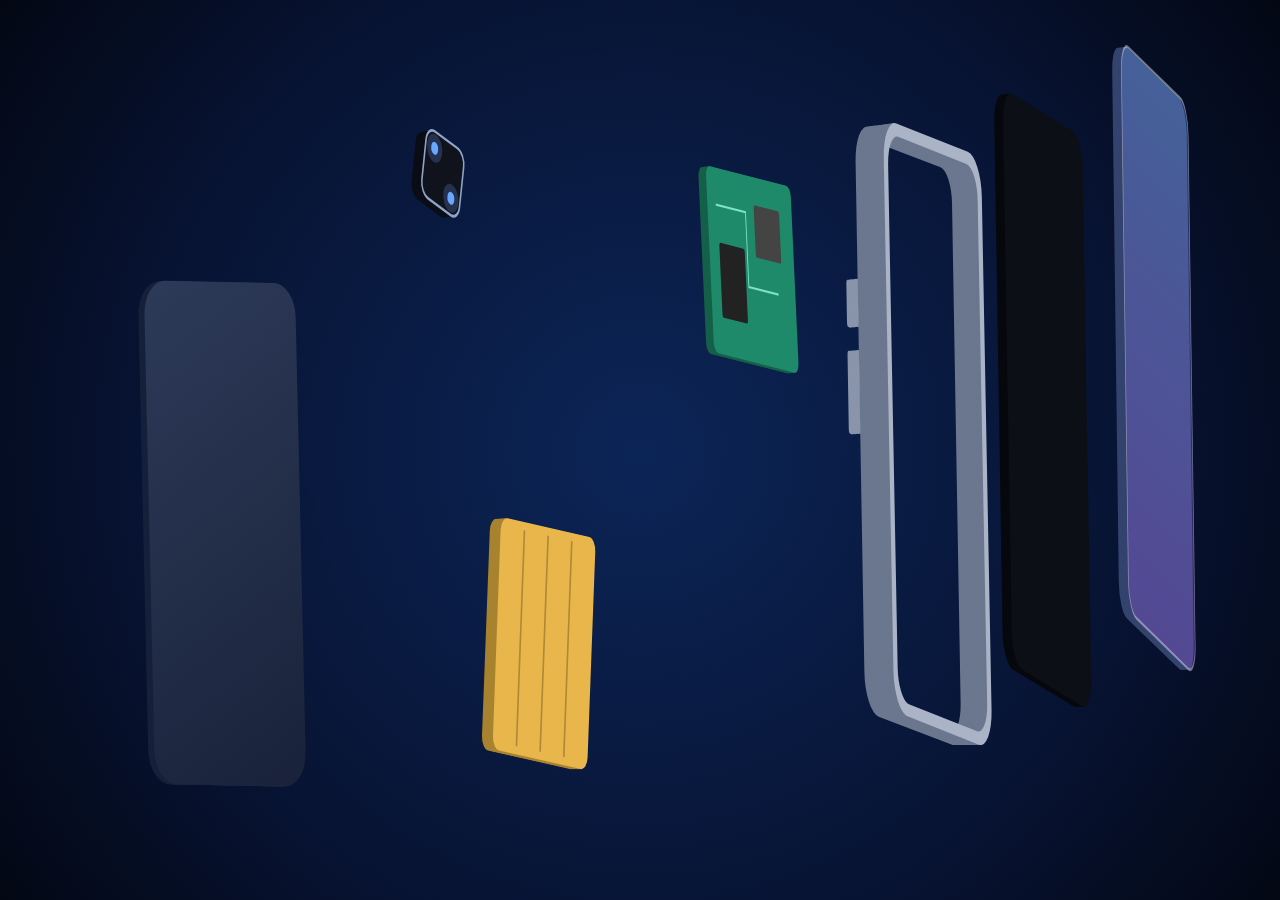
<file: Phone Assemble.html>
<!doctype html><html><head><meta charset=utf8><meta name=viewport content="width=device-width,initial-scale=1,viewport-fit=cover"><style>:root{color-scheme:light;box-sizing:border-box;padding-top:env(safe-area-inset-top,0px);padding-bottom:env(safe-area-inset-bottom,0px)}html{scroll-padding-top:env(safe-area-inset-top,0px)}body{margin:0;padding:0;font:14px -apple-system,BlinkMacSystemFont,sans-serif;background:#fff;color:#000}img{max-width:100%}[hidden]:not([hidden=until-found i]){display:none!important}</style></head><body>
<title>Phone Assemble</title>
<meta name="claude:viewport-fit-sides" content="cover">
<style>
:root{--bg:#000;--fg:#dbe4ff;--muted:#7f93c4;color-scheme:dark}
html,body{height:100%}
body{background:var(--bg);color:var(--fg);font-family:system-ui,-apple-system,"Segoe UI",sans-serif;padding:0;overflow:hidden}
.wrap{position:relative;height:100%;display:flex;flex-direction:column}
#stage{flex:1;min-height:0;position:relative;cursor:pointer}
canvas{position:absolute;inset:0;width:100%;height:100%;display:block}
p{margin:0;padding:10px max(16px,env(safe-area-inset-right,0px)) 12px max(16px,env(safe-area-inset-left,0px));text-align:center;font-size:13px;color:var(--muted)}
</style>
<div class="wrap"><div id="stage"><canvas id="c"></canvas></div></div>
<script>
// Side-view exploded phone. draw(ctx, w, h, t); t in seconds, plays once then holds.
var LOOP = 6;
function clamp(x){return Math.max(0,Math.min(1,x));}
function easeIn(x){return x*x*x;}
function easeIO(x){return x<.5?4*x*x*x:1-Math.pow(-2*x+2,3)/2;}

// k = how far apart the layers are (1 apart, 0 together)
function spread(t){
  if(t<1.0) return 1;
  if(t<2.3) return 1-easeIn((t-1.0)/1.3);   // every layer snaps in at once
  return 0;
}

// layers back to front. za/d = real position and thickness (x PW). px,py = position on the phone (x PW, x PH).
var LAYERS = [
  {n:'back', i:0, za:0,    d:.030, px:0,   py:0,    drift:[ .00, .10], roll:-.05},
  {n:'cam',  i:1, za:.030, d:.050, px:.20, py:-.34, drift:[ .10,-.28], roll: .10},
  {n:'batt', i:2, za:.030, d:.045, px:0,   py:.20,  drift:[-.05, .16], roll: .04},
  {n:'board',i:3, za:.075, d:.020, px:0,   py:-.20, drift:[ .06,-.12], roll:-.06},
  {n:'btns', i:4, za:.030, d:.040, px:0,   py:0,    drift:[-.10, .00], roll: .00},
  {n:'frame',i:4, za:0,    d:.100, px:0,   py:0,    drift:[ .00, .00], roll: .00},
  {n:'panel',i:4.5, za:.090, d:.010, px:0, py:0,  drift:[ .00,-.03], roll: .02},
  {n:'glass',i:5, za:.100, d:.020, px:0,   py:0,    drift:[ .00,-.08], roll: .05}
];
var SIDE = {panel:'#06080d',back:'#16203a',cam:'#0a0d16',batt:'#a8832f',board:'#146048',frame:'#6b778e',btns:'#8a94ab',glass:'#33436e'};

function rr(c,x,y,w,h,r){c.beginPath();c.roundRect(x,y,w,h,r);}

// outline rectangles of each part: [x,y,w,h,r] relative to the part's own centre
function shapes(n,W,H){
  var R=W*.14;
  if(n==='back')  return [[-W/2,-H/2,W,H,R]];
  if(n==='frame') return [[-W/2-W*.015,-H/2-W*.015,W+W*.03,H+W*.03,R]];
  if(n==='panel') return [[-W/2+W*.03,-H/2+W*.03,W-W*.06,H-W*.06,R*.8]];
  if(n==='glass') return [[-W/2+W*.045,-H/2+W*.045,W-W*.09,H-W*.09,R*.72]];
  if(n==='cam')   return [[-W*.15,-W*.15,W*.3,W*.3,W*.06]];
  if(n==='batt')  return [[-W*.36,-H*.21,W*.72,H*.42,W*.05]];
  if(n==='board') return [[-W*.39,-H*.17,W*.78,H*.34,W*.04]];
  if(n==='btns')  return [[-W/2-W*.04,-H*.22,W*.045,H*.08,W*.015],[-W/2-W*.04,-H*.10,W*.045,H*.14,W*.015]];
  return [];
}

function ring(c,W,H){var R=W*.14;c.beginPath();c.roundRect(-W/2-W*.015,-H/2-W*.015,W+W*.03,H+W*.03,R);c.roundRect(-W/2+W*.03,-H/2+W*.03,W-W*.06,H-W*.06,R*.8);}

// front-face artwork, drawn in the part's own plane
function art(c,n,W,H,glow){
  var R=W*.14;
  if(n==='back'){
    var g=c.createLinearGradient(-W/2,-H/2,W/2,H/2);g.addColorStop(0,'#2d3a58');g.addColorStop(1,'#19223a');
    rr(c,-W/2,-H/2,W,H,R);c.fillStyle=g;c.fill();
  }else if(n==='cam'){
    var s=W*.3;rr(c,-s/2,-s/2,s,s,W*.06);c.fillStyle='#10131c';c.fill();c.strokeStyle='#8fa3c7';c.lineWidth=W*.012;c.stroke();
    [[-.22,-.22],[.22,.22]].forEach(function(p){
      c.beginPath();c.arc(p[0]*s*1.2,p[1]*s*1.2,s*.2,0,7);c.fillStyle='#25324f';c.fill();
      c.beginPath();c.arc(p[0]*s*1.2,p[1]*s*1.2,s*.09,0,7);c.fillStyle='#6aa8ff';c.fill();});
  }else if(n==='batt'){
    var w=W*.72,h=H*.42;rr(c,-w/2,-h/2,w,h,W*.05);c.fillStyle='#e8b64a';c.fill();
    c.strokeStyle='rgba(0,0,0,.25)';c.lineWidth=W*.012;
    for(var i=1;i<4;i++){c.beginPath();c.moveTo(-w/2+i*w/4,-h/2+W*.03);c.lineTo(-w/2+i*w/4,h/2-W*.03);c.stroke();}
  }else if(n==='board'){
    var w2=W*.78,h2=H*.34;rr(c,-w2/2,-h2/2,w2,h2,W*.04);c.fillStyle='#1f8a6a';c.fill();
    c.strokeStyle='#7fe3c0';c.lineWidth=W*.008;
    c.beginPath();c.moveTo(-w2*.4,-h2*.3);c.lineTo(-w2*.05,-h2*.3);c.lineTo(-w2*.05,h2*.1);c.lineTo(w2*.3,h2*.1);c.stroke();
    c.fillStyle='#222';rr(c,-w2*.38,-h2*.1,w2*.3,h2*.4,W*.012);c.fill();
    c.fillStyle='#444';rr(c,w2*.05,-h2*.35,w2*.3,h2*.28,W*.012);c.fill();
  }else if(n==='frame'){
    ring(c,W,H);c.fillStyle='#aab4c6';c.fill('evenodd');
  }else if(n==='panel'){
    var q=shapes('panel',W,H)[0];rr(c,q[0],q[1],q[2],q[3],q[4]);c.fillStyle='#0c0f16';c.fill();
  }else if(n==='btns'){
    c.fillStyle='#d5dbe8';shapes('btns',W,H).forEach(function(a){rr(c,a[0],a[1],a[2],a[3],a[4]);c.fill();});
  }else if(n==='glass'){
    var gw=W-W*.09,gh=H-W*.09;rr(c,-gw/2,-gh/2,gw,gh,R*.72);
    var g2=c.createLinearGradient(0,-gh/2,0,gh/2);
    g2.addColorStop(0,'rgba(110,165,255,'+(0.30+glow*.7)+')');
    g2.addColorStop(1,'rgba(176,90,255,'+(0.26+glow*.7)+')');
    c.fillStyle=g2;c.fill();c.strokeStyle='rgba(255,255,255,.4)';c.lineWidth=W*.01;c.stroke();
    if(glow>0.01){
      c.fillStyle='rgba(255,255,255,'+(.95*glow)+')';c.textAlign='center';c.textBaseline='middle';
      c.font='600 '+(W*.24)+'px system-ui,sans-serif';c.fillText('9:41',0,-gh*.18);
      c.font='500 '+(W*.06)+'px system-ui,sans-serif';c.fillText('Thursday, October 22',0,-gh*.08);
    }
  }
}

function draw(c,w,h,t){
  var tt=Math.max(0,Math.min(t,LOOP)), k=spread(tt);
  var cx=w/2, cy=h/2, s=Math.min(w,h);
  // dark blue to black background
  var bg=c.createRadialGradient(cx,cy,0,cx,cy,Math.max(w,h)*.75);
  bg.addColorStop(0,'#0c2557');bg.addColorStop(.55,'#071230');bg.addColorStop(1,'#000000');
  c.fillStyle=bg;c.fillRect(0,0,w,h);

  var W=Math.min(w*.40,h*.30), H=W*2.05;
  var gap=W*Math.max(.30,Math.min(.75,(w*.85/W-.5)/4.4));
  // camera turns from a side view toward the screen after the parts have joined
  var yaw=(62-34*easeIO(clamp((tt-2.5)/2.0)))*Math.PI/180+Math.sin(tt*.9)*.025*k;
  var pit=.14, cyw=Math.cos(yaw), syw=Math.sin(yaw), cp=Math.cos(pit), sp=Math.sin(pit), F=H*4;
  var zc=(.12*W+5*gap*k)/2;

  function proj(x,y,z){
    z-=zc;
    var x1=x*cyw+z*syw, z1=-x*syw+z*cyw;
    var y2=y*cp-z1*sp, z2=y*sp+z1*cp, sc=F/(F-z2);
    return [cx+x1*sc, cy+y2*sc];
  }

  var impact=(tt>2.2&&tt<3.1)?1-clamp((tt-2.2)/.9):0;
  var glow=clamp((tt-2.3)/.6);
  if(impact>0){
    var rg=c.createRadialGradient(cx,cy,0,cx,cy,s*.7);
    rg.addColorStop(0,'rgba(70,140,255,'+(.4*impact)+')');rg.addColorStop(1,'rgba(70,140,255,0)');
    c.fillStyle=rg;c.fillRect(0,0,w,h);
    c.strokeStyle='rgba(120,180,255,'+(.6*impact)+')';c.lineWidth=3;
    c.beginPath();c.arc(cx,cy,H*.28+(1-impact)*s*.4,0,7);c.stroke();
  }

  LAYERS.forEach(function(L,idx){
    var bob=Math.sin(tt*1.7+idx*1.3)*H*.012*k;
    var ox=L.px*W+L.drift[0]*W*k*1.6, oy=L.py*H+L.drift[1]*H*k+bob;
    var roll=L.roll*k*1.6, cr=Math.cos(roll), sr=Math.sin(roll);
    var z0=L.za*W+L.i*gap*k, d=Math.max(L.d*W,W*.03);
    function plane(z){
      function P(u,v){return proj(ox+u*cr-v*sr, oy+u*sr+v*cr, z);}
      var o=P(0,0), a=P(1,0), b=P(0,1);
      return [a[0]-o[0],a[1]-o[1],b[0]-o[0],b[1]-o[1],o[0],o[1]];
    }
    var n=Math.max(2,Math.min(16,Math.ceil(d*Math.abs(syw)/1.4)));
    for(var sl=0;sl<n;sl++){
      var m=plane(z0+d*sl/n);
      c.save();c.transform(m[0],m[1],m[2],m[3],m[4],m[5]);
      c.fillStyle=SIDE[L.n];
      if(L.n==='frame'){ring(c,W,H);c.fill('evenodd');}
      else shapes(L.n,W,H).forEach(function(a){rr(c,a[0],a[1],a[2],a[3],a[4]);c.fill();});
      c.restore();
    }
    var f=plane(z0+d);
    c.save();c.transform(f[0],f[1],f[2],f[3],f[4],f[5]);
    art(c,L.n,W,H,glow);
    c.restore();
  });
}

(function(){
var cv=document.getElementById('c'),ctx=cv.getContext('2d'),st=document.getElementById('stage');
var W=0,H=0,still=window.matchMedia&&matchMedia('(prefers-reduced-motion: reduce)').matches;
function fit(){var r=st.getBoundingClientRect(),d=Math.min(window.devicePixelRatio||1,2);
W=Math.max(1,r.width);H=Math.max(1,r.height);cv.width=Math.round(W*d);cv.height=Math.round(H*d);ctx.setTransform(d,0,0,d,0,0);}
fit();window.addEventListener('resize',fit);
if(window.ResizeObserver)new ResizeObserver(fit).observe(st);
var t0=performance.now();
st.addEventListener('click',function(){t0=performance.now();});
function frame(now){draw(ctx,W,H,still?LOOP:(now-t0)/1000);requestAnimationFrame(frame);}
requestAnimationFrame(frame);
})();
</script>

</body></html>
</file>
